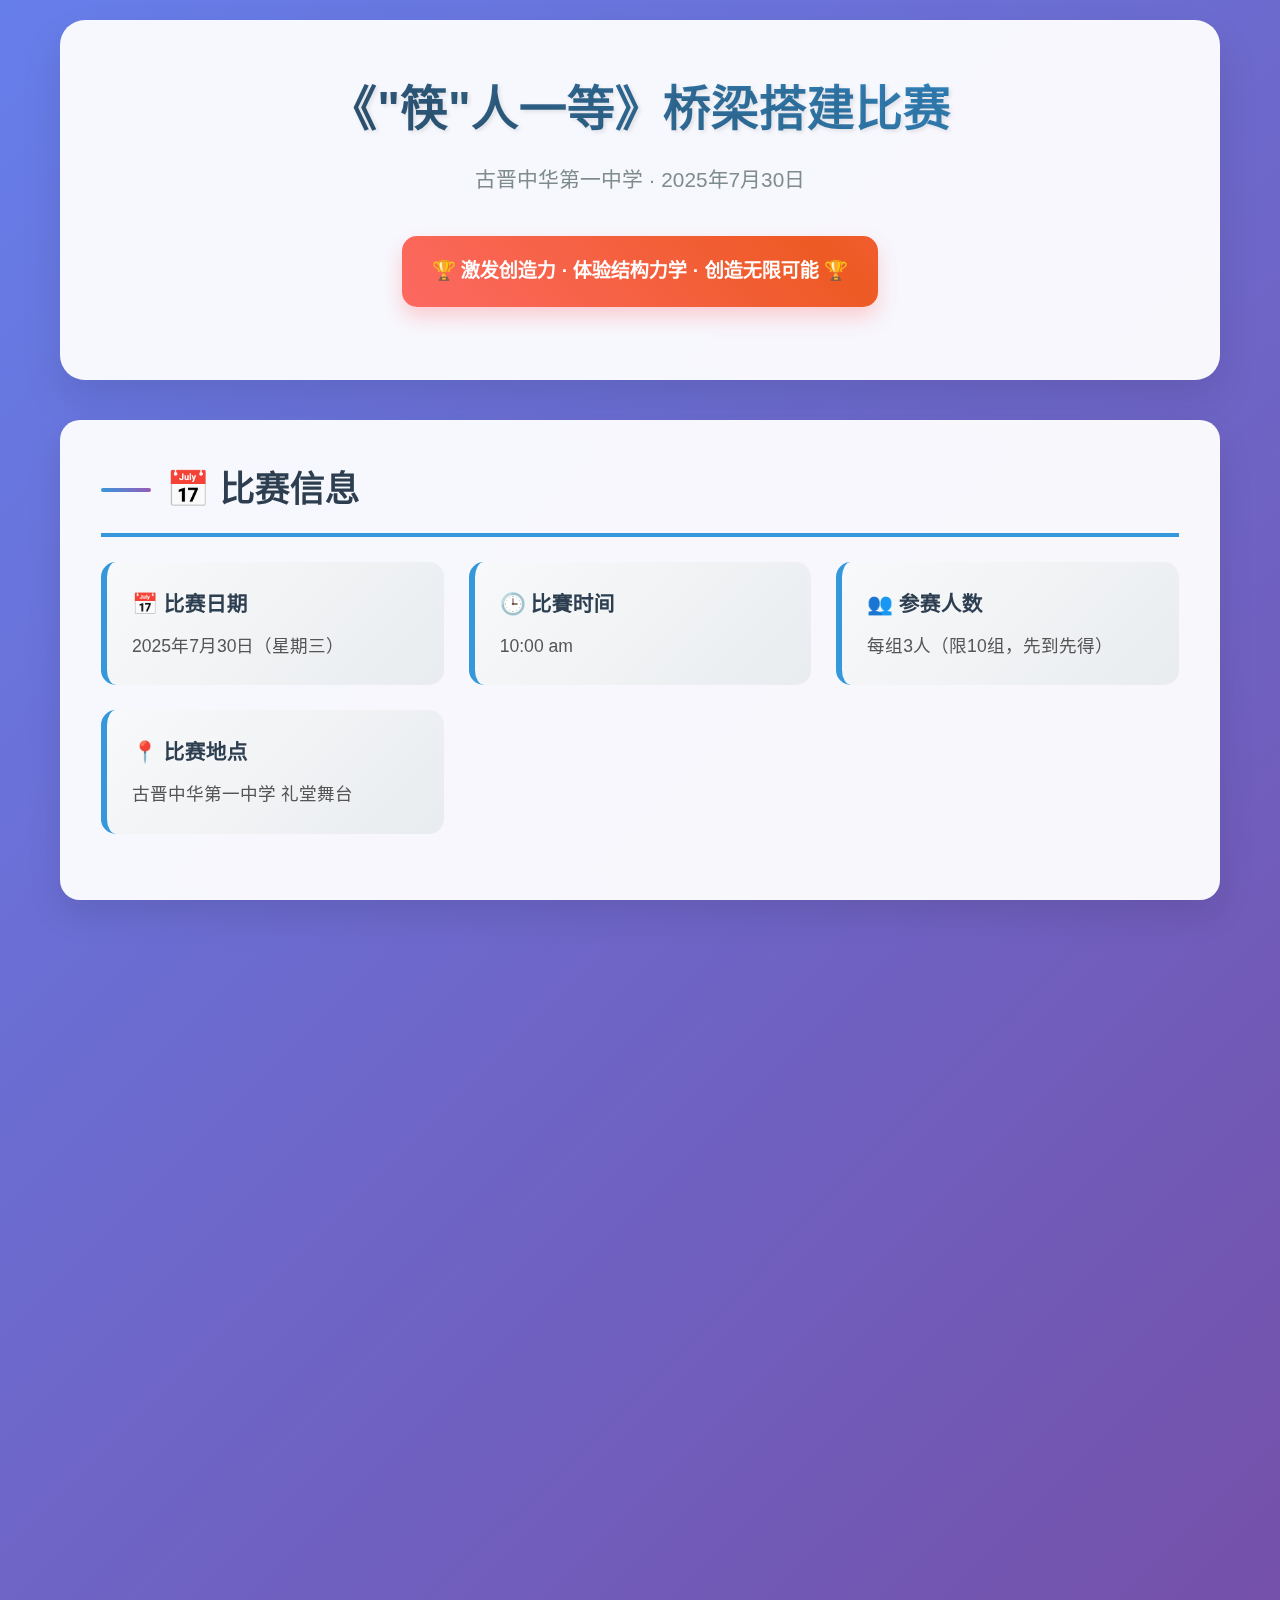
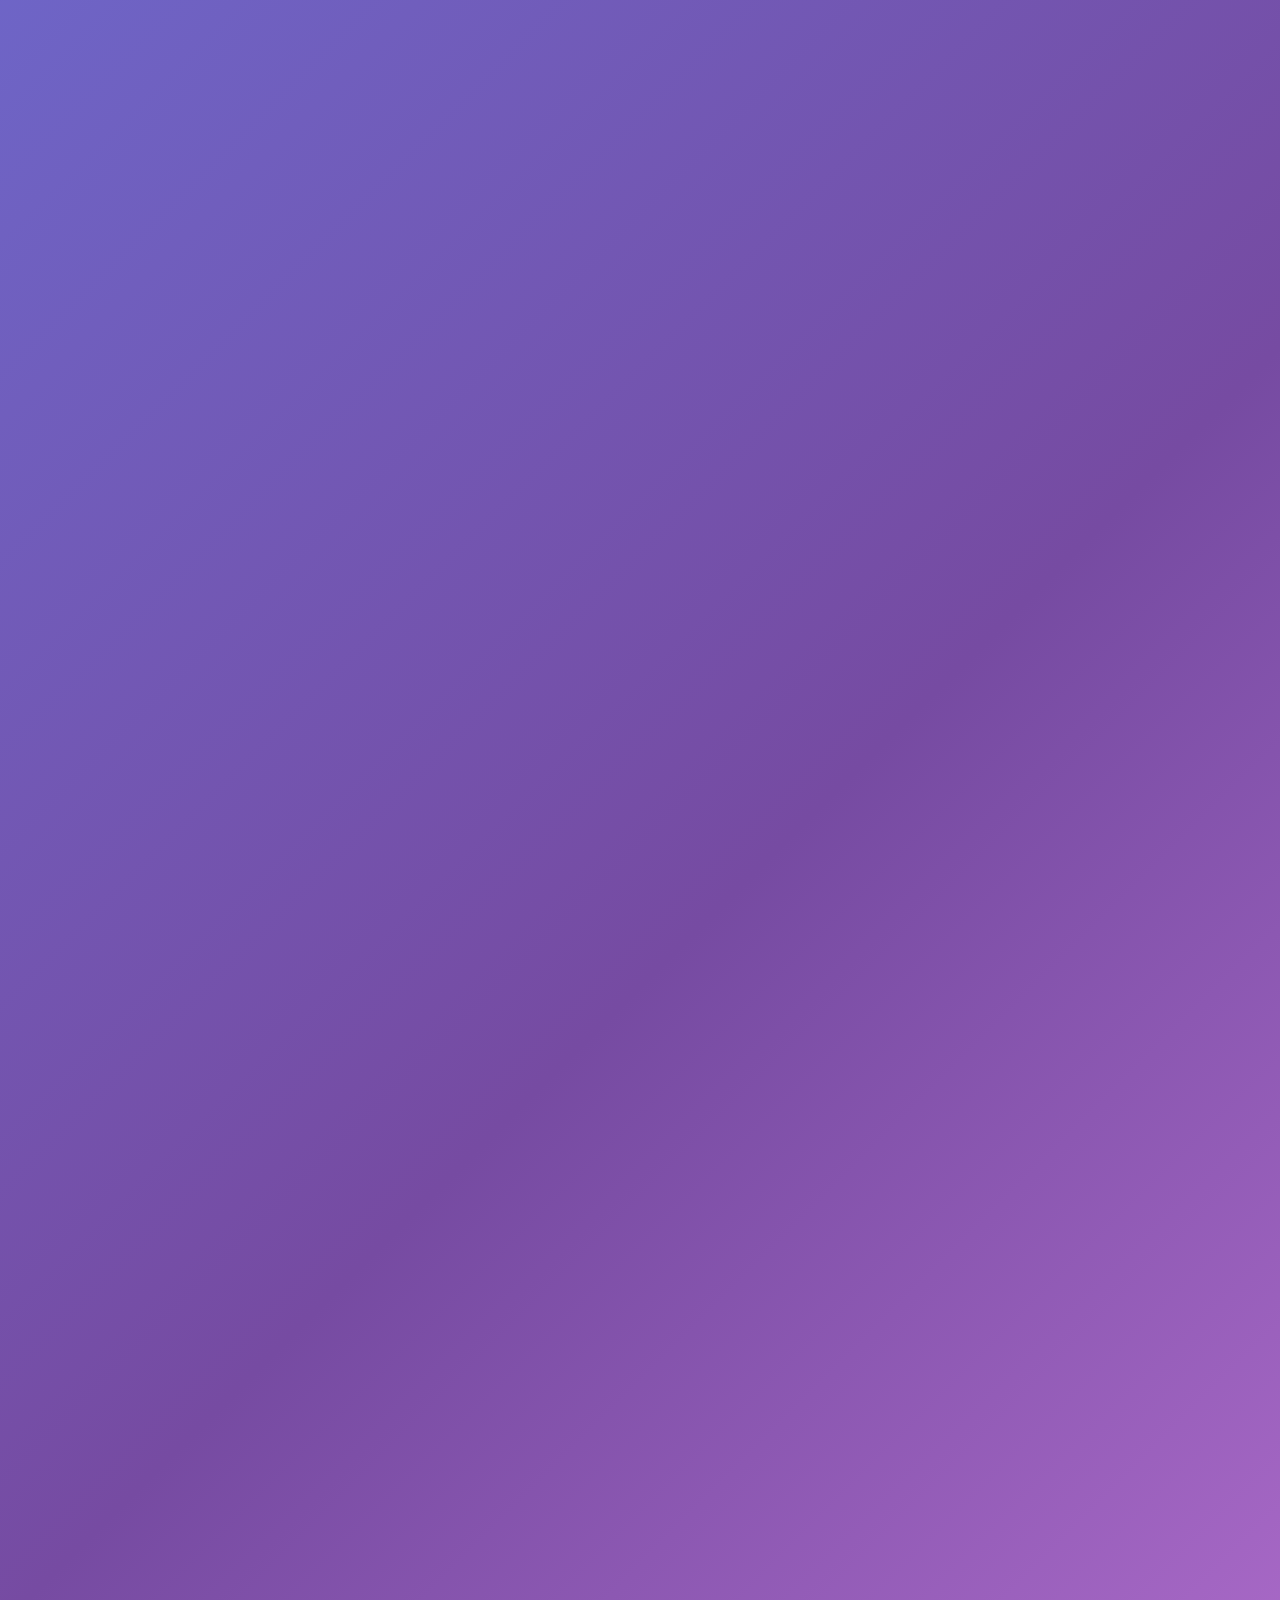
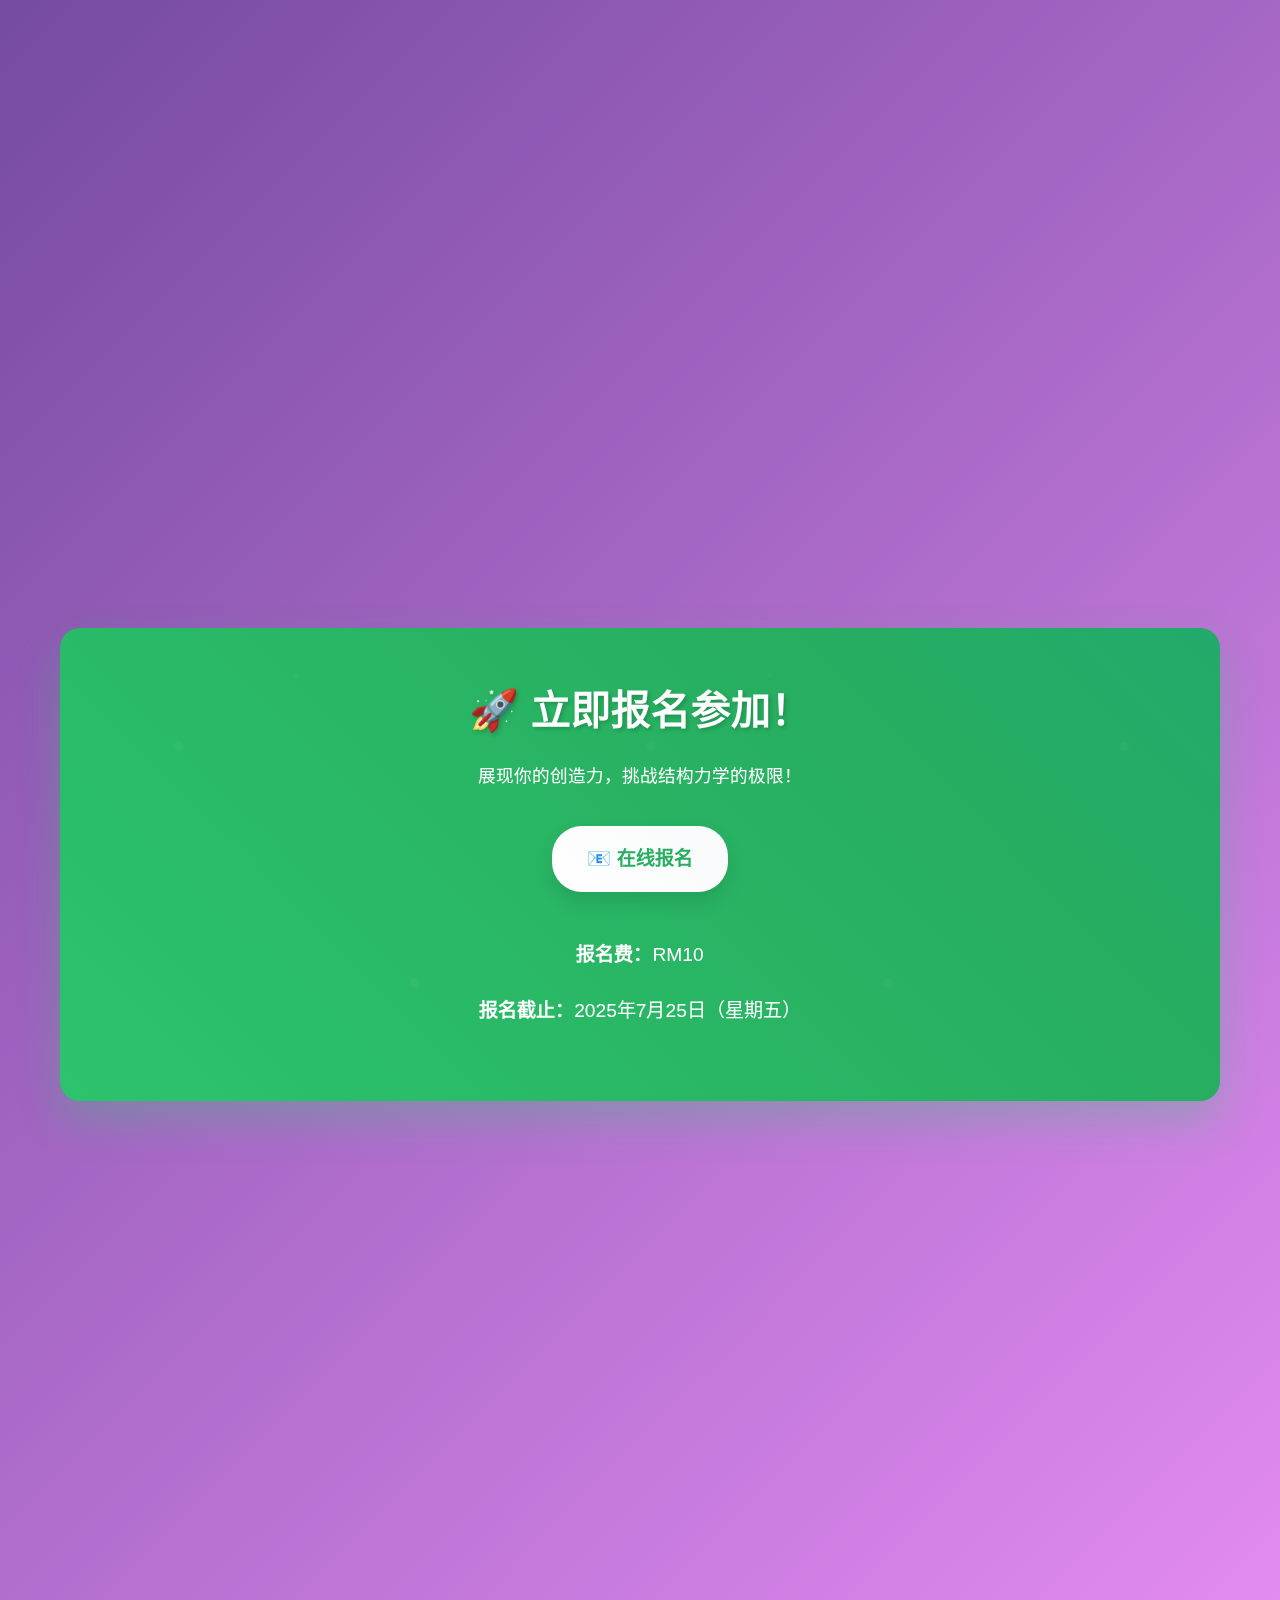
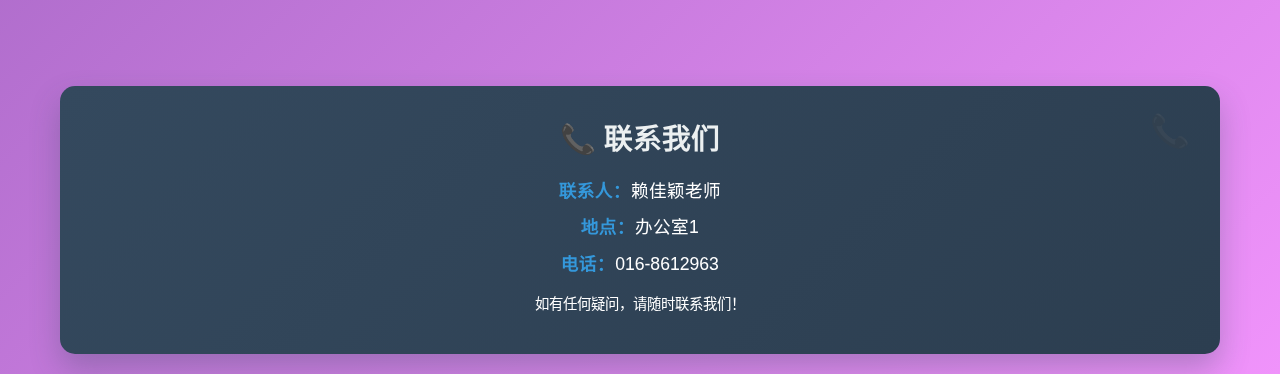
<file: index.html>
<!DOCTYPE html>
<html lang="zh-CN">
<head>
    <meta charset="UTF-8">
    <meta name="viewport" content="width=device-width, initial-scale=1.0">
    <title>《"筷"人一等》桥梁搭建比赛 - 古晋一中</title>
    <link rel="stylesheet" href="styles.css">
    <link href="https://fonts.googleapis.com/css2?family=Noto+Sans+SC:wght@300;400;500;700&display=swap" rel="stylesheet">
</head>
<body>
    <div class="container">
        <!-- Header -->
        <div class="header">
            <h1 class="title">《"筷"人一等》桥梁搭建比赛</h1>
            <p class="subtitle">古晋中华第一中学 · 2025年7月30日</p>
            <div class="highlight-box">
                🏆 激发创造力 · 体验结构力学 · 创造无限可能 🏆
            </div>
        </div>

        <!-- 比赛信息 -->
        <div class="content-section">
            <h2 class="section-title">📅 比赛信息</h2>
            <div class="info-grid">
                <div class="info-card interactive">
                    <h3>📅 比赛日期</h3>
                    <p>2025年7月30日（星期三）</p>
                </div>
                <div class="info-card interactive">
                    <h3>🕒 比賽时间</h3>
                    <p>10:00 am</p>
                </div>
                <div class="info-card interactive">
                    <h3>👥 参赛人数</h3>
                    <p>每组3人（限10组，先到先得）</p>
                </div>
                <div class="info-card interactive">
                    <h3>📍 比赛地点</h3>
                    <p>古晋中华第一中学 礼堂舞台</p>
                </div>
            </div>
        </div>

        <!-- 比赛规则 -->
        <div class="content-section">
            <h2 class="section-title">📋 比赛规则</h2>
            
            <h3>🏗️ 桥梁结构要求</h3>
            <ul class="rules-list">
                <li><strong>单跨结构：</strong>桥梁须为单跨结构（仅用桥体横跨两点之间，无中间支撑）</li>
                <li><strong>独立站立：</strong>桥梁必须能够独立站立，不可依靠外物支撑</li>
                <li><strong>承重测试：</strong>桥面需能容纳承重测试装置</li>
            </ul>

            <h3>📏 尺寸限制</h3>
            <ul class="rules-list">
                <li><strong>最大长度：</strong>60 cm</li>
                <li><strong>最大宽度：</strong>10 cm</li>
            </ul>

            <h3>⏱️ 时间限制</h3>
            <ul class="rules-list">
                <li><strong>制作时间：</strong>120分钟</li>
                <li><strong>超时扣分：</strong>每超出1分钟扣总分2分，上限10分</li>
            </ul>
        </div>

        <!-- 评分标准 -->
        <div class="content-section">
            <h2 class="section-title">📊 评分标准</h2>
            <div class="scoring-chart-container">
                <div class="pie-chart">
                </div>
                <div class="chart-labels">
                    <div class="label-item" style="--color: #e74c3c;">
                        <span class="label-color"></span>
                        <span class="label-text">承重能力 50%</span>
                    </div>
                    <div class="label-item" style="--color: #3498db;">
                        <span class="label-color"></span>
                        <span class="label-text">体积控制 30%</span>
                    </div>
                    <div class="label-item" style="--color: #f39c12;">
                        <span class="label-color"></span>
                        <span class="label-text">外观设计 15%</span>
                    </div>
                    <div class="label-item" style="--color: #27ae60;">
                        <span class="label-color"></span>
                        <span class="label-text">时间管理 5%</span>
                    </div>
                </div>
                
            </div>
        </div>

        <!-- 比赛材料 -->
        <div class="content-section">
            <h2 class="section-title">🛠️ 比赛材料</h2>
            <p style="margin-bottom: 20px; color: #e74c3c; font-weight: bold;">⚠️ 注意：参赛者不得使用非主办方提供之材料</p>
            <div class="materials-list">
                <div class="material-item interactive">
                    <strong>一次性木筷</strong>
                    <p>60支</p>
                </div>
                <div class="material-item interactive">
                    <strong>塑胶圈</strong>
                    <p>100个</p>
                </div>
            </div>
        </div>

        <!-- 比赛流程 -->
        <div class="content-section">
            <h2 class="section-title">🔄 比赛流程</h2>
            <div class="timeline">
                <div class="timeline-item interactive">
                    <h4>1. 报名签到</h4>
                    <p>所有参赛者需于指定时间内报到签到，领取编号及材料包</p>
                </div>
                <div class="timeline-item interactive">
                    <h4>2. 桥梁制作</h4>
                    <p>主持人宣布开始后，计时开始。可在规定时间内自由使用提供材料制作桥梁</p>
                </div>
                <div class="timeline-item interactive">
                    <h4>3. 尺寸检验</h4>
                    <p>制作完成后，将由评审小组用尺测量是否符合体积要求。超出者会被扣分</p>
                </div>
                <div class="timeline-item interactive">
                    <h4>4. 承重测试</h4>
                    <p>桥梁放置于两个支撑点之间，由评审小组统一加重测试，直到桥体变形、断裂或无法承重</p>
                </div>
                <div class="timeline-item interactive">
                    <h4>5. 评分与评选</h4>
                    <p>每组成绩将在表格中统一记录。最终根据三项总分评出各奖项</p>
                </div>
            </div>
        </div>

        <!-- 报名信息 -->
        <div class="cta-section">
            <h2>🚀 立即报名参加！</h2>
            <p style="margin: 20px 0; font-size: 1.1em;">展现你的创造力，挑战结构力学的极限！</p>
            <div>
                <a href="https://docs.google.com/forms/d/e/1FAIpQLSdLfd4CI-GXT1uo4mhxpX9nnLQjoIoCycgvskRgAgQ4gM717g/viewform?usp=header" class="cta-button interactive">📧 在线报名</a>
            </div>
            <div style="margin-top: 20px;">
                <p><strong>报名费：</strong>RM10</p>
                <p><strong>报名截止：</strong>2025年7月25日（星期五）</p>
            </div>
        </div>

        <!-- 注意事项 -->
        <div class="content-section">
            <h2 class="section-title">⚠️ 注意事项</h2>
            <ul class="rules-list">
                <li><strong>禁止外部工具：</strong>比赛过程中禁止使用任何外部辅助工具</li>
                <li><strong>团队协作：</strong>鼓励团队协作与安全操作</li>
                <li><strong>违规处理：</strong>比赛过程中若有违规，将取消参赛资格</li>
                <li><strong>最终解释权：</strong>主办单位保留最终解释权</li>
            </ul>
        </div>

        <!-- 联系方式 -->
        <div class="contact-info">
            <h3>📞 联系我们</h3>
            <p><strong>联系人：</strong>赖佳颖老师</p>
            <p><strong>地点：</strong>办公室1</p>
            <p><strong>电话：</strong>016-8612963</p>
            <p style="margin-top: 15px; font-size: 0.9em;">如有任何疑问，请随时联系我们！</p>
        </div>
    </div>

    <!-- JavaScript for enhanced interactivity -->
    <script>
        // Add smooth scrolling for anchor links
        document.querySelectorAll('a[href^="#"]').forEach(anchor => {
            anchor.addEventListener('click', function (e) {
                e.preventDefault();
                const target = document.querySelector(this.getAttribute('href'));
                if (target) {
                    target.scrollIntoView({
                        behavior: 'smooth',
                        block: 'start'
                    });
                }
            });
        });

        // Add intersection observer for animations
        const observerOptions = {
            threshold: 0.1,
            rootMargin: '0px 0px -50px 0px'
        };

        const observer = new IntersectionObserver((entries) => {
            entries.forEach(entry => {
                if (entry.isIntersecting) {
                    entry.target.style.opacity = '1';
                    entry.target.style.transform = 'translateY(0)';
                }
            });
        }, observerOptions);

        // Observe all content sections
        document.querySelectorAll('.content-section, .timeline-item, .info-card, .material-item').forEach(el => {
            el.style.opacity = '0';
            el.style.transform = 'translateY(30px)';
            el.style.transition = 'opacity 0.6s ease, transform 0.6s ease';
            observer.observe(el);
        });

        // Add click effects to interactive elements
        document.querySelectorAll('.interactive').forEach(element => {
            element.addEventListener('click', function() {
                this.style.transform = 'scale(0.95)';
                setTimeout(() => {
                    this.style.transform = '';
                }, 150);
            });
        });

        // Add loading animation
        window.addEventListener('load', function() {
            document.body.style.opacity = '0';
            document.body.style.transition = 'opacity 0.5s ease';
            setTimeout(() => {
                document.body.style.opacity = '1';
            }, 100);
        });
    </script>
</body>
</html>
</file>
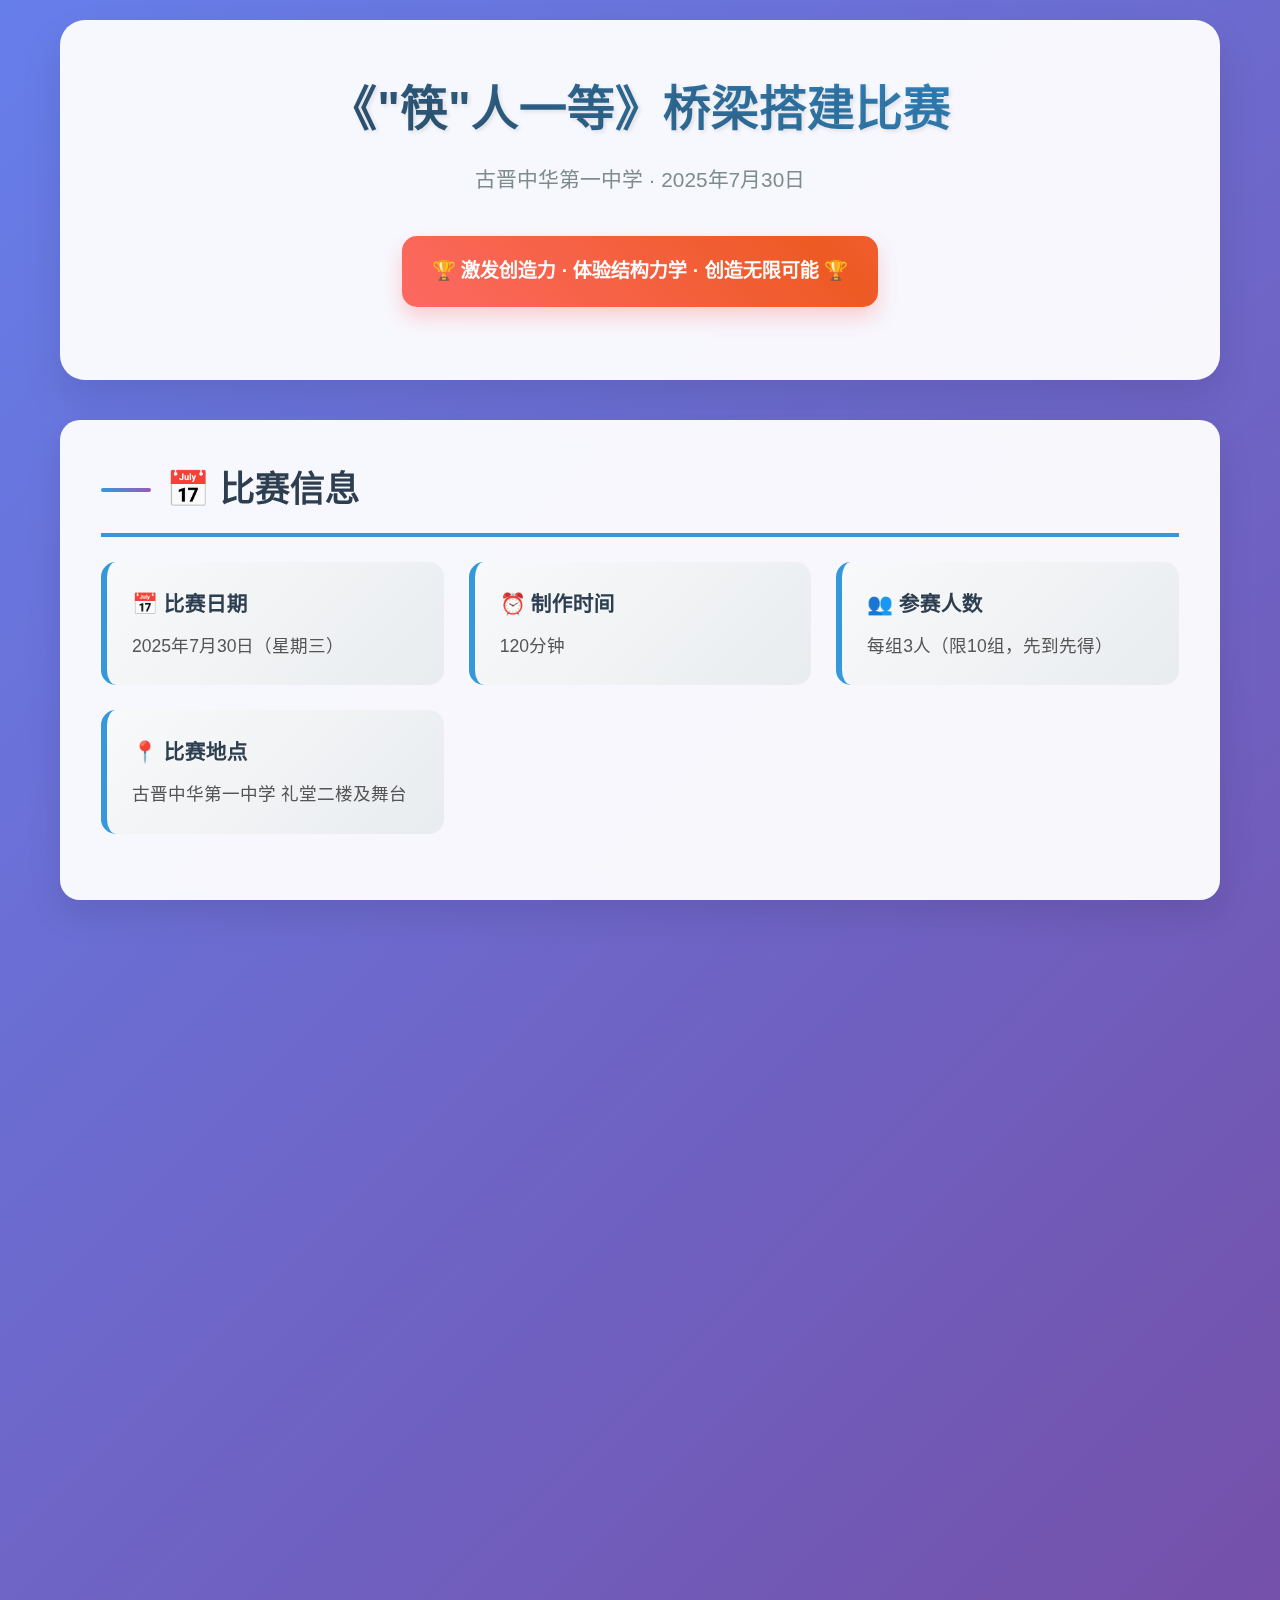
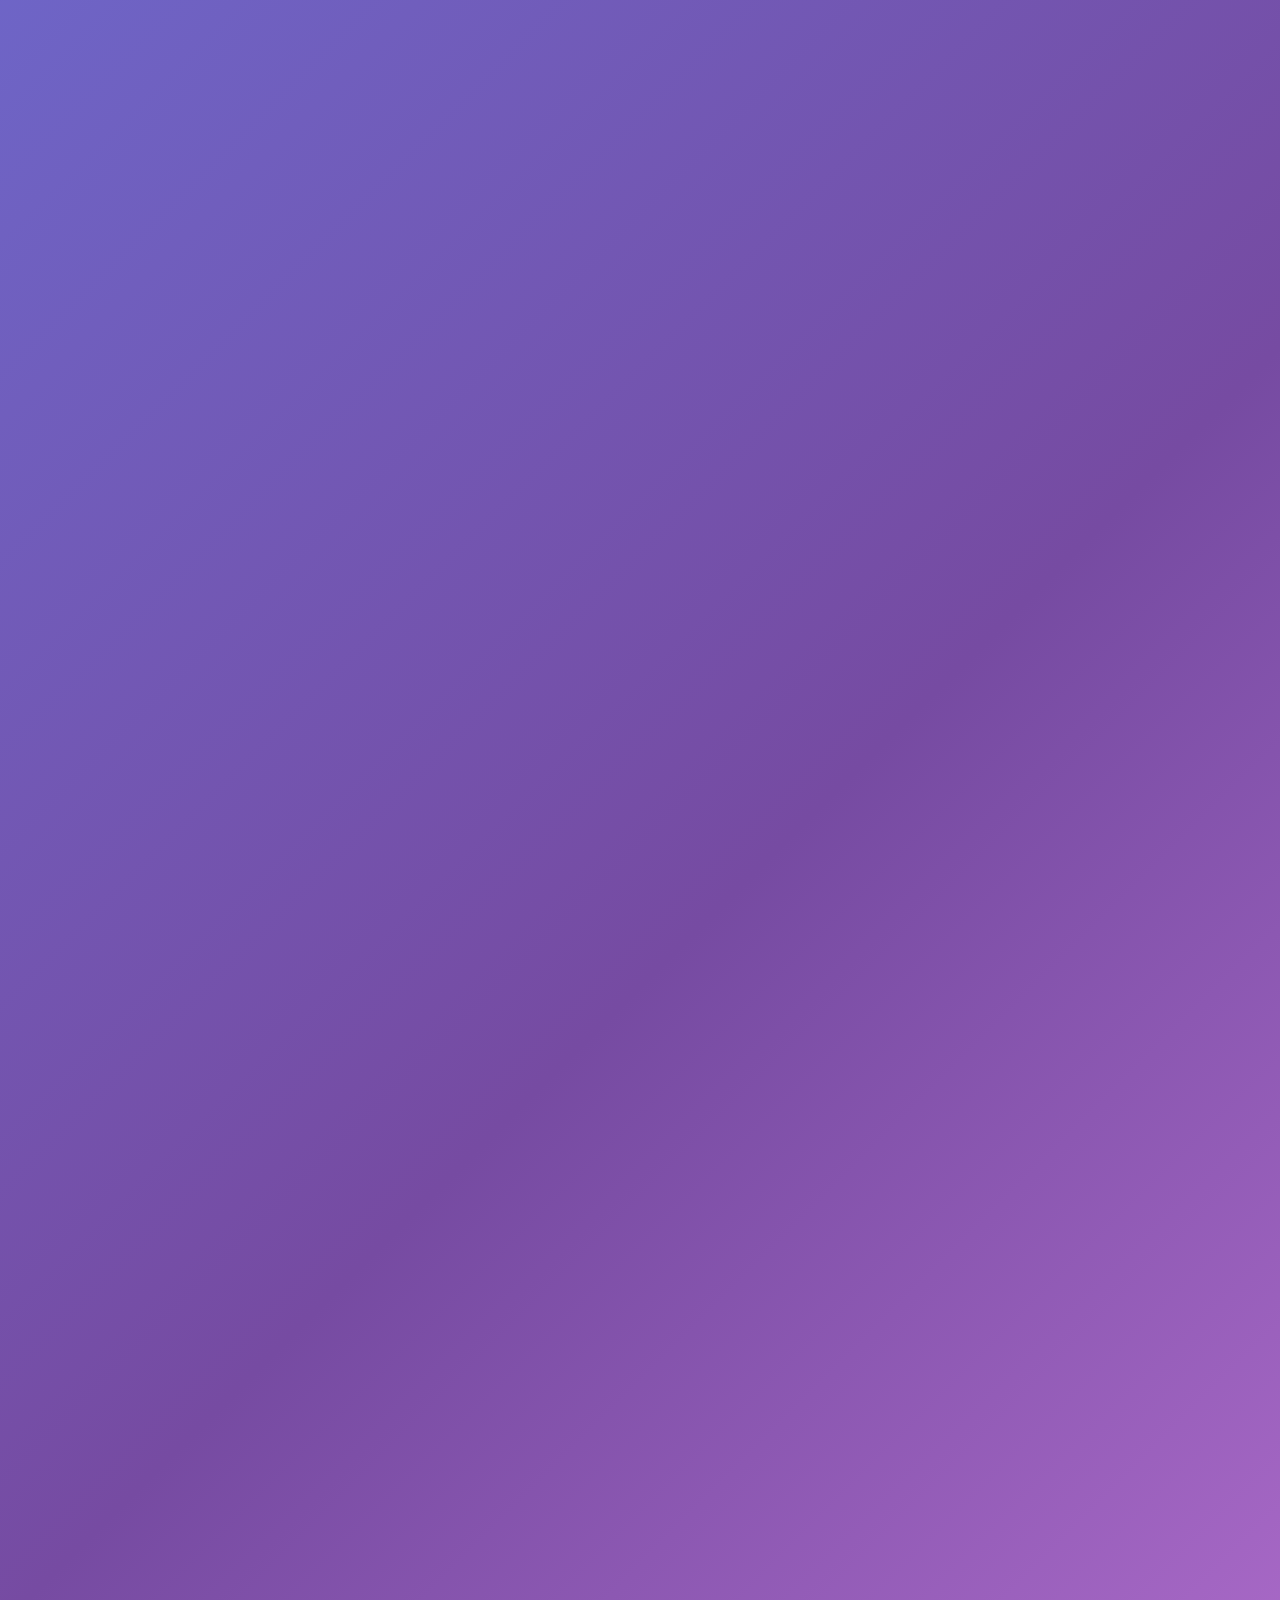
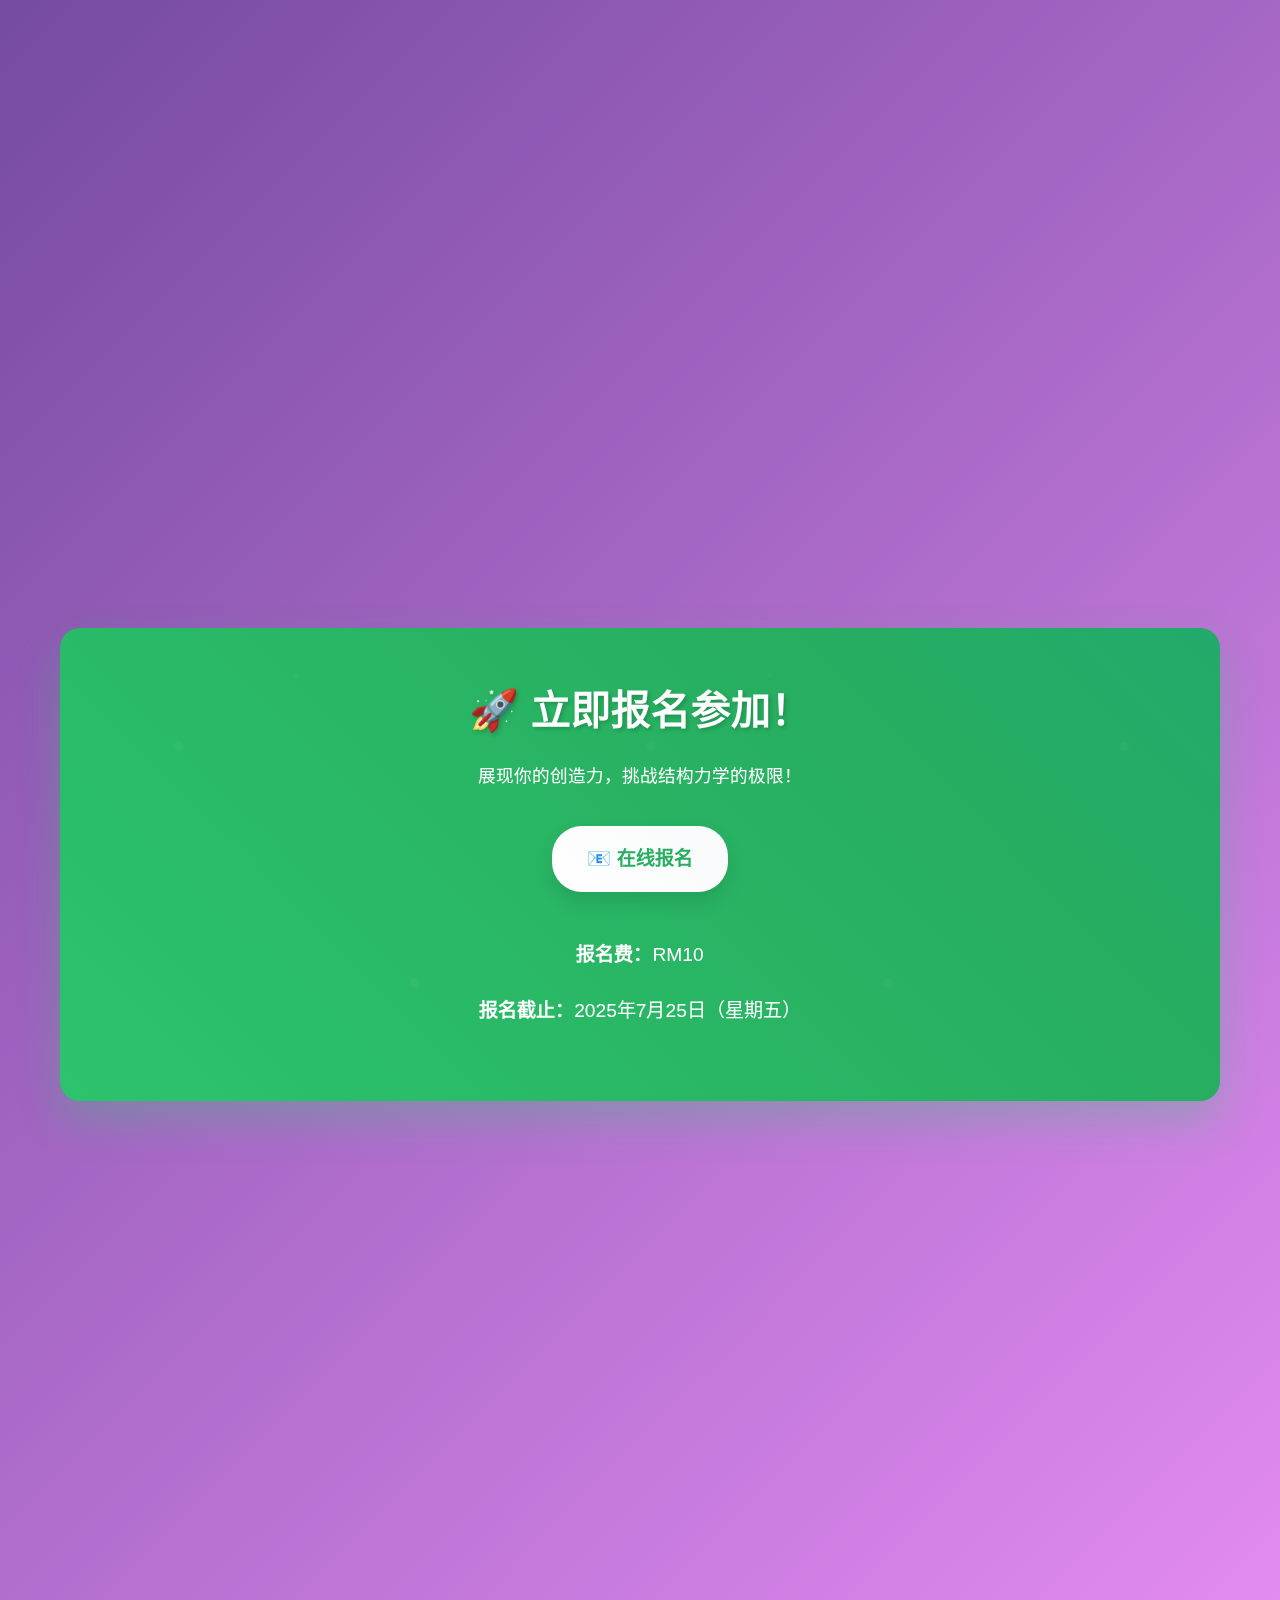
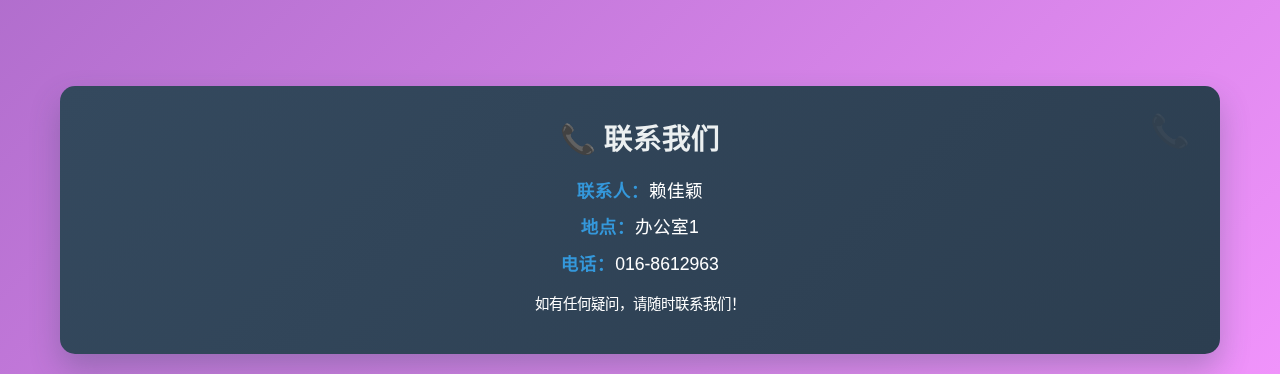
<file: competition_website.html>
<!DOCTYPE html>
<html lang="zh-CN">
<head>
    <meta charset="UTF-8">
    <meta name="viewport" content="width=device-width, initial-scale=1.0">
    <title>《"筷"人一等》桥梁搭建比赛 - 古晋一中</title>
    <link rel="stylesheet" href="styles.css">
    <link href="https://fonts.googleapis.com/css2?family=Noto+Sans+SC:wght@300;400;500;700&display=swap" rel="stylesheet">
</head>
<body>
    <div class="container">
        <!-- Header -->
        <div class="header">
            <h1 class="title">《"筷"人一等》桥梁搭建比赛</h1>
            <p class="subtitle">古晋中华第一中学 · 2025年7月30日</p>
            <div class="highlight-box">
                🏆 激发创造力 · 体验结构力学 · 创造无限可能 🏆
            </div>
        </div>

        <!-- 比赛信息 -->
        <div class="content-section">
            <h2 class="section-title">📅 比赛信息</h2>
            <div class="info-grid">
                <div class="info-card interactive">
                    <h3>📅 比赛日期</h3>
                    <p>2025年7月30日（星期三）</p>
                </div>
                <div class="info-card interactive">
                    <h3>⏰ 制作时间</h3>
                    <p>120分钟</p>
                </div>
                <div class="info-card interactive">
                    <h3>👥 参赛人数</h3>
                    <p>每组3人（限10组，先到先得）</p>
                </div>
                <div class="info-card interactive">
                    <h3>📍 比赛地点</h3>
                    <p>古晋中华第一中学 礼堂二楼及舞台</p>
                </div>
            </div>
        </div>

        <!-- 比赛规则 -->
        <div class="content-section">
            <h2 class="section-title">📋 比赛规则</h2>
            
            <h3>🏗️ 桥梁结构要求</h3>
            <ul class="rules-list">
                <li><strong>单跨结构：</strong>桥梁须为单跨结构（仅用桥体横跨两点之间，无中间支撑）</li>
                <li><strong>独立站立：</strong>桥梁必须能够独立站立，不可依靠外物支撑</li>
                <li><strong>承重测试：</strong>桥面需能容纳承重测试装置</li>
            </ul>

            <h3>📏 尺寸限制</h3>
            <ul class="rules-list">
                <li><strong>最大长度：</strong>60 cm</li>
                <li><strong>最大宽度：</strong>10 cm</li>
            </ul>

            <h3>⏱️ 时间限制</h3>
            <ul class="rules-list">
                <li><strong>制作时间：</strong>120分钟</li>
                <li><strong>超时扣分：</strong>每超出1分钟扣总分2分，上限10分</li>
            </ul>
        </div>

        <!-- 评分标准 -->
        <div class="content-section">
            <h2 class="section-title">📊 评分标准</h2>
            <div class="scoring-chart-container">
                <div class="pie-chart">
                    <div class="pie-segment" style="--percentage: 50; --color: #e74c3c; --start: 0;">
                        <span class="segment-label">承重能力 50%</span>
                    </div>
                    <div class="pie-segment" style="--percentage: 30; --color: #3498db; --start: 50;">
                        <span class="segment-label">体积控制 30%</span>
                    </div>
                    <div class="pie-segment" style="--percentage: 15; --color: #f39c12; --start: 80;">
                        <span class="segment-label">外观设计 15%</span>
                    </div>
                    <div class="pie-segment" style="--percentage: 5; --color: #27ae60; --start: 95;">
                        <span class="segment-label">时间管理 5%</span>
                    </div>
                </div>
                <div class="chart-legend">
                    <div class="legend-item">
                        <span class="legend-color" style="background: #e74c3c;"></span>
                        <span>承重能力 (50%)</span>
                    </div>
                    <div class="legend-item">
                        <span class="legend-color" style="background: #3498db;"></span>
                        <span>体积控制 (30%)</span>
                    </div>
                    <div class="legend-item">
                        <span class="legend-color" style="background: #f39c12;"></span>
                        <span>外观设计 (15%)</span>
                    </div>
                    <div class="legend-item">
                        <span class="legend-color" style="background: #27ae60;"></span>
                        <span>时间管理 (5%)</span>
                    </div>
                </div>
            </div>
        </div>

        <!-- 比赛材料 -->
        <div class="content-section">
            <h2 class="section-title">🛠️ 比赛材料</h2>
            <p style="margin-bottom: 20px; color: #e74c3c; font-weight: bold;">⚠️ 注意：参赛者不得使用非主办方提供之材料</p>
            <div class="materials-list">
                <div class="material-item interactive">
                    <strong>一次性木筷</strong>
                    <p>60支</p>
                </div>
                <div class="material-item interactive">
                    <strong>塑胶圈</strong>
                    <p>100个</p>
                </div>
            </div>
        </div>

        <!-- 比赛流程 -->
        <div class="content-section">
            <h2 class="section-title">🔄 比赛流程</h2>
            <div class="timeline">
                <div class="timeline-item interactive">
                    <h4>1. 报名签到</h4>
                    <p>所有参赛者需于指定时间内报到签到，领取编号及材料包</p>
                </div>
                <div class="timeline-item interactive">
                    <h4>2. 桥梁制作</h4>
                    <p>主持人宣布开始后，计时开始。可在规定时间内自由使用提供材料制作桥梁</p>
                </div>
                <div class="timeline-item interactive">
                    <h4>3. 尺寸检验</h4>
                    <p>制作完成后，将由评审小组用尺测量是否符合体积要求。超出者会被扣分</p>
                </div>
                <div class="timeline-item interactive">
                    <h4>4. 承重测试</h4>
                    <p>桥梁放置于两个支撑点之间，由评审小组统一加重测试，直到桥体变形、断裂或无法承重</p>
                </div>
                <div class="timeline-item interactive">
                    <h4>5. 评分与评选</h4>
                    <p>每组成绩将在表格中统一记录。最终根据三项总分评出各奖项</p>
                </div>
            </div>
        </div>

        <!-- 报名信息 -->
        <div class="cta-section">
            <h2>🚀 立即报名参加！</h2>
            <p style="margin: 20px 0; font-size: 1.1em;">展现你的创造力，挑战结构力学的极限！</p>
            <div>
                <a href="#" class="cta-button interactive">📧 在线报名</a>
            </div>
            <div style="margin-top: 20px;">
                <p><strong>报名费：</strong>RM10</p>
                <p><strong>报名截止：</strong>2025年7月25日（星期五）</p>
            </div>
        </div>

        <!-- 注意事项 -->
        <div class="content-section">
            <h2 class="section-title">⚠️ 注意事项</h2>
            <ul class="rules-list">
                <li><strong>禁止外部工具：</strong>比赛过程中禁止使用任何外部辅助工具</li>
                <li><strong>团队协作：</strong>鼓励团队协作与安全操作</li>
                <li><strong>违规处理：</strong>比赛过程中若有违规，将取消参赛资格</li>
                <li><strong>最终解释权：</strong>主办单位保留最终解释权</li>
            </ul>
        </div>

        <!-- 联系方式 -->
        <div class="contact-info">
            <h3>📞 联系我们</h3>
            <p><strong>联系人：</strong>赖佳颖</p>
            <p><strong>地点：</strong>办公室1</p>
            <p><strong>电话：</strong>016-8612963</p>
            <p style="margin-top: 15px; font-size: 0.9em;">如有任何疑问，请随时联系我们！</p>
        </div>
    </div>

    <!-- JavaScript for enhanced interactivity -->
    <script>
        // Add smooth scrolling for anchor links
        document.querySelectorAll('a[href^="#"]').forEach(anchor => {
            anchor.addEventListener('click', function (e) {
                e.preventDefault();
                const target = document.querySelector(this.getAttribute('href'));
                if (target) {
                    target.scrollIntoView({
                        behavior: 'smooth',
                        block: 'start'
                    });
                }
            });
        });

        // Add intersection observer for animations
        const observerOptions = {
            threshold: 0.1,
            rootMargin: '0px 0px -50px 0px'
        };

        const observer = new IntersectionObserver((entries) => {
            entries.forEach(entry => {
                if (entry.isIntersecting) {
                    entry.target.style.opacity = '1';
                    entry.target.style.transform = 'translateY(0)';
                }
            });
        }, observerOptions);

        // Observe all content sections
        document.querySelectorAll('.content-section, .timeline-item, .info-card, .material-item').forEach(el => {
            el.style.opacity = '0';
            el.style.transform = 'translateY(30px)';
            el.style.transition = 'opacity 0.6s ease, transform 0.6s ease';
            observer.observe(el);
        });

        // Add click effects to interactive elements
        document.querySelectorAll('.interactive').forEach(element => {
            element.addEventListener('click', function() {
                this.style.transform = 'scale(0.95)';
                setTimeout(() => {
                    this.style.transform = '';
                }, 150);
            });
        });

        // Add loading animation
        window.addEventListener('load', function() {
            document.body.style.opacity = '0';
            document.body.style.transition = 'opacity 0.5s ease';
            setTimeout(() => {
                document.body.style.opacity = '1';
            }, 100);
        });
    </script>
</body>
</html>
</file>
<file: styles.css>
/* Reset and Base Styles */
* {
    margin: 0;
    padding: 0;
    box-sizing: border-box;
}

body {
    font-family: 'Microsoft YaHei', 'PingFang SC', 'Helvetica Neue', Arial, sans-serif;
    line-height: 1.6;
    color: #333;
    background: linear-gradient(135deg, #667eea 0%, #764ba2 50%, #f093fb 100%);
    min-height: 100vh;
    overflow-x: hidden;
}

/* Custom Scrollbar */
::-webkit-scrollbar {
    width: 12px;
}

::-webkit-scrollbar-track {
    background: rgba(255, 255, 255, 0.1);
    border-radius: 10px;
}

::-webkit-scrollbar-thumb {
    background: linear-gradient(45deg, #667eea, #764ba2);
    border-radius: 10px;
    border: 2px solid rgba(255, 255, 255, 0.2);
}

::-webkit-scrollbar-thumb:hover {
    background: linear-gradient(45deg, #764ba2, #f093fb);
}

/* Container */
.container {
    max-width: 1200px;
    margin: 0 auto;
    padding: 20px;
    position: relative;
}

/* Floating Animation */
@keyframes float {
    0%, 100% { transform: translateY(0px); }
    50% { transform: translateY(-10px); }
}

@keyframes pulse {
    0%, 100% { transform: scale(1); }
    50% { transform: scale(1.05); }
}

@keyframes slideInFromLeft {
    0% { transform: translateX(-100px); opacity: 0; }
    100% { transform: translateX(0); opacity: 1; }
}

@keyframes slideInFromRight {
    0% { transform: translateX(100px); opacity: 0; }
    100% { transform: translateX(0); opacity: 1; }
}

@keyframes fadeInUp {
    0% { transform: translateY(30px); opacity: 0; }
    100% { transform: translateY(0); opacity: 1; }
}

/* Header */
.header {
    text-align: center;
    background: rgba(255, 255, 255, 0.95);
    border-radius: 25px;
    padding: 50px 30px;
    margin-bottom: 40px;
    box-shadow: 0 20px 40px rgba(0, 0, 0, 0.1);
    backdrop-filter: blur(10px);
    border: 1px solid rgba(255, 255, 255, 0.2);
    animation: fadeInUp 1s ease-out;
    position: relative;
    overflow: hidden;
}

.header::before {
    content: '';
    position: absolute;
    top: 0;
    left: -100%;
    width: 100%;
    height: 100%;
    background: linear-gradient(90deg, transparent, rgba(255, 255, 255, 0.4), transparent);
    animation: shimmer 3s infinite;
}

@keyframes shimmer {
    0% { left: -100%; }
    100% { left: 100%; }
}

.title {
    font-size: 3em;
    color: #2c3e50;
    margin-bottom: 15px;
    text-shadow: 2px 2px 4px rgba(0, 0, 0, 0.1);
    background: linear-gradient(45deg, #2c3e50, #3498db);
    -webkit-background-clip: text;
    -webkit-text-fill-color: transparent;
    background-clip: text;
    animation: pulse 3s ease-in-out infinite;
}

.subtitle {
    font-size: 1.3em;
    color: #7f8c8d;
    margin-bottom: 25px;
    font-weight: 300;
}

.highlight-box {
    background: linear-gradient(45deg, #ff6b6b, #ee5a24, #ff6b6b);
    background-size: 200% 200%;
    color: white;
    padding: 20px 30px;
    border-radius: 15px;
    display: inline-block;
    font-weight: bold;
    font-size: 1.2em;
    margin: 15px 0;
    box-shadow: 0 10px 20px rgba(255, 107, 107, 0.3);
    animation: gradientShift 3s ease infinite, float 4s ease-in-out infinite;
    position: relative;
    overflow: hidden;
}

@keyframes gradientShift {
    0%, 100% { background-position: 0% 50%; }
    50% { background-position: 100% 50%; }
}

.highlight-box::before {
    content: '';
    position: absolute;
    top: 0;
    left: 0;
    right: 0;
    bottom: 0;
    background: linear-gradient(45deg, transparent, rgba(255, 255, 255, 0.2), transparent);
    transform: translateX(-100%);
    animation: shimmer 2s infinite;
}

/* Content Sections */
.content-section {
    background: rgba(255, 255, 255, 0.95);
    border-radius: 20px;
    padding: 40px;
    margin-bottom: 30px;
    box-shadow: 0 15px 35px rgba(0, 0, 0, 0.1);
    backdrop-filter: blur(10px);
    border: 1px solid rgba(255, 255, 255, 0.2);
    transition: transform 0.3s ease, box-shadow 0.3s ease;
    animation: fadeInUp 0.8s ease-out;
}

.content-section:hover {
    transform: translateY(-5px);
    box-shadow: 0 20px 40px rgba(0, 0, 0, 0.15);
}

.section-title {
    font-size: 2.2em;
    color: #2c3e50;
    margin-bottom: 25px;
    border-bottom: 4px solid #3498db;
    padding-bottom: 15px;
    position: relative;
    display: flex;
    align-items: center;
}

.section-title::before {
    content: '';
    width: 50px;
    height: 4px;
    background: linear-gradient(45deg, #3498db, #9b59b6);
    margin-right: 15px;
    border-radius: 2px;
}

/* Info Grid */
.info-grid {
    display: grid;
    grid-template-columns: repeat(auto-fit, minmax(320px, 1fr));
    gap: 25px;
    margin: 25px 0;
}

.info-card {
    background: linear-gradient(135deg, #f8f9fa 0%, #e9ecef 100%);
    padding: 25px;
    border-radius: 15px;
    border-left: 6px solid #3498db;
    transition: all 0.3s ease;
    position: relative;
    overflow: hidden;
}

.info-card::before {
    content: '';
    position: absolute;
    top: 0;
    left: 0;
    width: 100%;
    height: 100%;
    background: linear-gradient(45deg, transparent, rgba(52, 152, 219, 0.1), transparent);
    transform: translateX(-100%);
    transition: transform 0.6s ease;
}

.info-card:hover::before {
    transform: translateX(100%);
}

.info-card:hover {
    transform: translateY(-5px) scale(1.02);
    box-shadow: 0 15px 30px rgba(52, 152, 219, 0.2);
    border-left-color: #2980b9;
}

.info-card h3 {
    color: #2c3e50;
    margin-bottom: 12px;
    font-size: 1.3em;
    position: relative;
    z-index: 1;
}

.info-card p {
    color: #555;
    font-size: 1.1em;
    position: relative;
    z-index: 1;
}

/* Rules List */
.rules-list {
    list-style: none;
    padding: 0;
}

.rules-list li {
    background: linear-gradient(135deg, #ecf0f1 0%, #d5dbdb 100%);
    margin: 15px 0;
    padding: 20px;
    border-radius: 12px;
    border-left: 5px solid #e74c3c;
    transition: all 0.3s ease;
    position: relative;
    overflow: hidden;
}

.rules-list li::before {
    content: '⚠️';
    position: absolute;
    right: 15px;
    top: 50%;
    transform: translateY(-50%);
    font-size: 1.5em;
    opacity: 0.3;
}

.rules-list li:hover {
    transform: translateX(10px);
    box-shadow: 0 10px 20px rgba(231, 76, 60, 0.2);
    border-left-color: #c0392b;
}

.rules-list li strong {
    color: #e74c3c;
    font-size: 1.1em;
}

/* Materials List */
.materials-list {
    display: grid;
    grid-template-columns: repeat(auto-fit, minmax(250px, 1fr));
    gap: 20px;
    margin: 25px 0;
}

.material-item {
    background: linear-gradient(135deg, #e8f5e8 0%, #d5f4d5 100%);
    padding: 25px;
    border-radius: 15px;
    text-align: center;
    border: 3px solid #27ae60;
    transition: all 0.3s ease;
    position: relative;
    overflow: hidden;
}

.material-item::before {
    content: '🛠️';
    position: absolute;
    top: 10px;
    right: 15px;
    font-size: 1.5em;
    opacity: 0.3;
}

.material-item:hover {
    transform: translateY(-8px) scale(1.05);
    box-shadow: 0 15px 30px rgba(39, 174, 96, 0.3);
    border-color: #229954;
}

.material-item strong {
    color: #27ae60;
    display: block;
    margin-bottom: 8px;
    font-size: 1.2em;
    font-weight: bold;
}

.material-item p {
    font-size: 1.3em;
    font-weight: bold;
    color: #2c3e50;
}

/* Timeline */
.timeline {
    position: relative;
    padding-left: 40px;
}

.timeline::before {
    content: '';
    position: absolute;
    left: 20px;
    top: 0;
    bottom: 0;
    width: 3px;
    background: linear-gradient(to bottom, #3498db, #9b59b6, #e74c3c);
    border-radius: 2px;
}

.timeline-item {
    position: relative;
    margin-bottom: 30px;
    background: linear-gradient(135deg, #f8f9fa 0%, #e9ecef 100%);
    padding: 25px;
    border-radius: 15px;
    margin-left: 25px;
    transition: all 0.3s ease;
    animation: slideInFromLeft 0.8s ease-out;
}

.timeline-item:nth-child(even) {
    animation: slideInFromRight 0.8s ease-out;
}

.timeline-item::before {
    content: '';
    position: absolute;
    left: -30px;
    top: 30px;
    width: 15px;
    height: 15px;
    background: linear-gradient(45deg, #3498db, #9b59b6);
    border-radius: 50%;
    border: 4px solid white;
    box-shadow: 0 0 0 3px rgba(52, 152, 219, 0.3);
}

.timeline-item:hover {
    transform: translateX(10px) scale(1.02);
    box-shadow: 0 15px 30px rgba(0, 0, 0, 0.15);
}

.timeline-item h4 {
    color: #2c3e50;
    margin-bottom: 10px;
    font-size: 1.3em;
}

.timeline-item .time {
    color: #7f8c8d;
    font-size: 0.95em;
    font-style: italic;
}

/* CTA Section */
.cta-section {
    text-align: center;
    background: linear-gradient(45deg, #2ecc71, #27ae60, #16a085);
    background-size: 200% 200%;
    color: white;
    padding: 50px;
    border-radius: 20px;
    margin: 40px 0;
    box-shadow: 0 20px 40px rgba(46, 204, 113, 0.3);
    animation: gradientShift 4s ease infinite, pulse 3s ease-in-out infinite;
    position: relative;
    overflow: hidden;
}

.cta-section::before {
    content: '';
    position: absolute;
    top: 0;
    left: 0;
    right: 0;
    bottom: 0;
    background: url('data:image/svg+xml,<svg xmlns="http://www.w3.org/2000/svg" viewBox="0 0 100 100"><defs><pattern id="grain" width="100" height="100" patternUnits="userSpaceOnUse"><circle cx="25" cy="25" r="1" fill="white" opacity="0.1"/><circle cx="75" cy="75" r="1" fill="white" opacity="0.1"/><circle cx="50" cy="10" r="0.5" fill="white" opacity="0.1"/></pattern></defs><rect width="100" height="100" fill="url(%23grain)"/></svg>');
    opacity: 0.3;
}

.cta-section h2 {
    font-size: 2.5em;
    margin-bottom: 20px;
    text-shadow: 2px 2px 4px rgba(0, 0, 0, 0.2);
    position: relative;
    z-index: 1;
}

.cta-section p {
    margin: 25px 0;
    font-size: 1.2em;
    position: relative;
    z-index: 1;
}

.cta-button {
    display: inline-block;
    background: linear-gradient(45deg, white, #f8f9fa);
    color: #27ae60;
    padding: 18px 35px;
    text-decoration: none;
    border-radius: 30px;
    font-weight: bold;
    font-size: 1.2em;
    margin: 15px;
    transition: all 0.3s ease;
    box-shadow: 0 10px 20px rgba(0, 0, 0, 0.1);
    position: relative;
    overflow: hidden;
    z-index: 1;
}

.cta-button::before {
    content: '';
    position: absolute;
    top: 0;
    left: -100%;
    width: 100%;
    height: 100%;
    background: linear-gradient(90deg, transparent, rgba(255, 255, 255, 0.8), transparent);
    transition: left 0.5s ease;
}

.cta-button:hover::before {
    left: 100%;
}

.cta-button:hover {
    transform: translateY(-5px) scale(1.05);
    box-shadow: 0 15px 30px rgba(0, 0, 0, 0.2);
    color: #229954;
}

/* Contact Info */
.contact-info {
    background: linear-gradient(135deg, #34495e 0%, #2c3e50 100%);
    color: white;
    padding: 30px;
    border-radius: 15px;
    text-align: center;
    box-shadow: 0 15px 30px rgba(52, 73, 94, 0.3);
    position: relative;
    overflow: hidden;
}

.contact-info::before {
    content: '📞';
    position: absolute;
    top: 20px;
    right: 30px;
    font-size: 2em;
    opacity: 0.2;
}

.contact-info h3 {
    margin-bottom: 15px;
    font-size: 1.8em;
    color: #ecf0f1;
}

.contact-info p {
    margin: 8px 0;
    font-size: 1.1em;
}

.contact-info p strong {
    color: #3498db;
}

/* Prize Section */
.prize-section {
    background: linear-gradient(45deg, #f39c12, #e67e22, #d35400);
    background-size: 200% 200%;
    color: white;
    padding: 40px;
    border-radius: 20px;
    text-align: center;
    margin: 30px 0;
    box-shadow: 0 20px 40px rgba(243, 156, 18, 0.3);
    animation: gradientShift 4s ease infinite;
    position: relative;
    overflow: hidden;
}

.prize-section::before {
    content: '🏆';
    position: absolute;
    top: 20px;
    right: 30px;
    font-size: 3em;
    opacity: 0.2;
    animation: float 3s ease-in-out infinite;
}

.prize-section h3 {
    margin-bottom: 25px;
    font-size: 2em;
    text-shadow: 2px 2px 4px rgba(0, 0, 0, 0.2);
}

.prize-grid {
    display: grid;
    grid-template-columns: repeat(auto-fit, minmax(250px, 1fr));
    gap: 25px;
    margin-top: 25px;
}

.prize-item {
    background: rgba(255, 255, 255, 0.15);
    padding: 25px;
    border-radius: 15px;
    backdrop-filter: blur(10px);
    border: 1px solid rgba(255, 255, 255, 0.2);
    transition: all 0.3s ease;
}

.prize-item:hover {
    transform: translateY(-5px) scale(1.05);
    background: rgba(255, 255, 255, 0.25);
    box-shadow: 0 15px 30px rgba(0, 0, 0, 0.2);
}

.prize-item h4 {
    margin-bottom: 12px;
    font-size: 1.4em;
    color: #fff;
}

/* Scoring Chart */
.scoring-chart-container {
    display: flex;
    align-items: center;
    justify-content: space-around;
    flex-wrap: wrap;
    gap: 40px;
    margin: 30px 0;
    padding: 20px;
    background: linear-gradient(135deg, #f8f9fa 0%, #e9ecef 100%);
    border-radius: 20px;
    box-shadow: 0 10px 30px rgba(0, 0, 0, 0.1);
}

.pie-chart {
    position: relative;
    width: 300px;
    height: 300px;
    border-radius: 50%;
    background: conic-gradient(
        #e74c3c 0deg 180deg,
        #3498db 180deg 288deg,
        #f39c12 288deg 342deg,
        #27ae60 342deg 360deg
    );
    box-shadow: 0 15px 35px rgba(0, 0, 0, 0.2);
    animation: fadeInUp 1s ease-out;
    position: relative;
}

.pie-chart::before {
    content: '';
    position: absolute;
    top: 50%;
    left: 50%;
    transform: translate(-50%, -50%);
    width: 120px;
    height: 120px;
    background: white;
    border-radius: 50%;
    box-shadow: inset 0 5px 15px rgba(0, 0, 0, 0.1);
}

/* Chart Labels */
.chart-labels {
    display: flex;
    flex-direction: column;
    gap: 15px;
    margin-left: 20px;
    animation: slideInFromRight 0.8s ease-out 0.3s both;
}

.label-item {
    display: flex;
    align-items: center;
    gap: 12px;
    padding: 12px 15px;
    background: rgba(255, 255, 255, 0.9);
    border-radius: 12px;
    box-shadow: 0 5px 15px rgba(0, 0, 0, 0.1);
    transition: all 0.3s ease;
    border-left: 4px solid var(--color);
}

.label-item:hover {
    transform: translateX(5px);
    box-shadow: 0 8px 20px rgba(0, 0, 0, 0.15);
    background: rgba(255, 255, 255, 1);
}

.label-color {
    width: 16px;
    height: 16px;
    border-radius: 50%;
    background: var(--color);
    box-shadow: 0 2px 5px rgba(0, 0, 0, 0.2);
}

.label-text {
    font-weight: bold;
    color: #2c3e50;
    font-size: 1.1em;
    white-space: nowrap;
}

.chart-legend {
    display: flex;
    flex-direction: column;
    gap: 15px;
    min-width: 250px;
}

.legend-item {
    display: flex;
    align-items: center;
    gap: 15px;
    padding: 15px;
    background: rgba(255, 255, 255, 0.8);
    border-radius: 10px;
    box-shadow: 0 5px 15px rgba(0, 0, 0, 0.1);
    transition: all 0.3s ease;
    animation: slideInFromRight 0.8s ease-out;
}

.legend-item:hover {
    transform: translateX(10px);
    box-shadow: 0 8px 20px rgba(0, 0, 0, 0.15);
}

.legend-color {
    width: 20px;
    height: 20px;
    border-radius: 50%;
    box-shadow: 0 2px 5px rgba(0, 0, 0, 0.2);
}

.legend-item span:last-child {
    font-weight: bold;
    color: #2c3e50;
    font-size: 1.1em;
}

/* Responsive Design */
@media (max-width: 768px) {
    .title {
        font-size: 2.2em;
    }
    
    .container {
        padding: 15px;
    }
    
    .content-section {
        padding: 25px;
        margin-bottom: 20px;
    }
    
    .info-grid {
        grid-template-columns: 1fr;
        gap: 20px;
    }
    
    .materials-list {
        grid-template-columns: 1fr;
    }
    
    .timeline {
        padding-left: 30px;
    }
    
    .timeline::before {
        left: 15px;
    }
    
    .timeline-item {
        margin-left: 20px;
        padding: 20px;
    }
    
    .timeline-item::before {
        left: -25px;
        width: 12px;
        height: 12px;
    }
    
    .cta-section {
        padding: 30px 20px;
    }
    
    .cta-section h2 {
        font-size: 2em;
    }
    
    .cta-button {
        padding: 15px 25px;
        font-size: 1.1em;
        margin: 10px 5px;
    }
}

@media (max-width: 480px) {
    .title {
        font-size: 1.8em;
    }
    
    .section-title {
        font-size: 1.6em;
    }
    
    .content-section {
        padding: 20px;
    }
    
    .info-card {
        padding: 20px;
    }
    
    .material-item {
        padding: 20px;
    }
}

/* Loading Animation */
.loading {
    display: inline-block;
    width: 20px;
    height: 20px;
    border: 3px solid rgba(255, 255, 255, 0.3);
    border-radius: 50%;
    border-top-color: #fff;
    animation: spin 1s ease-in-out infinite;
}

@keyframes spin {
    to { transform: rotate(360deg); }
}

/* Hover Effects for Interactive Elements */
.interactive {
    cursor: pointer;
    transition: all 0.3s ease;
}

.interactive:hover {
    transform: translateY(-2px);
    box-shadow: 0 5px 15px rgba(0, 0, 0, 0.2);
}

/* Special Effects */
.glow {
    box-shadow: 0 0 20px rgba(52, 152, 219, 0.5);
}

.pulse-glow {
    animation: pulse-glow 2s ease-in-out infinite;
}

@keyframes pulse-glow {
    0%, 100% { box-shadow: 0 0 20px rgba(52, 152, 219, 0.5); }
    50% { box-shadow: 0 0 30px rgba(52, 152, 219, 0.8); }
} 

/* Responsive Design for Chart */
@media (max-width: 768px) {
    .scoring-chart-container {
        flex-direction: column;
        gap: 30px;
    }
    
    .pie-chart {
        width: 250px;
        height: 250px;
    }
    
    .pie-chart::before {
        width: 100px;
        height: 100px;
    }
    
    .chart-labels {
        margin-left: 0;
        margin-top: 20px;
        flex-direction: row;
        flex-wrap: wrap;
        justify-content: center;
    }
    
    .label-item {
        min-width: 150px;
    }
    
    .chart-legend {
        min-width: 200px;
    }
}

@media (max-width: 480px) {
    .pie-chart {
        width: 200px;
        height: 200px;
    }
    
    .pie-chart::before {
        width: 80px;
        height: 80px;
    }
    
    .label-item {
        padding: 10px 12px;
        min-width: 120px;
    }
    
    .label-text {
        font-size: 1em;
    }
    
    .legend-item {
        padding: 10px;
    }
    
    .legend-item span:last-child {
        font-size: 1em;
    }
}
</file>
